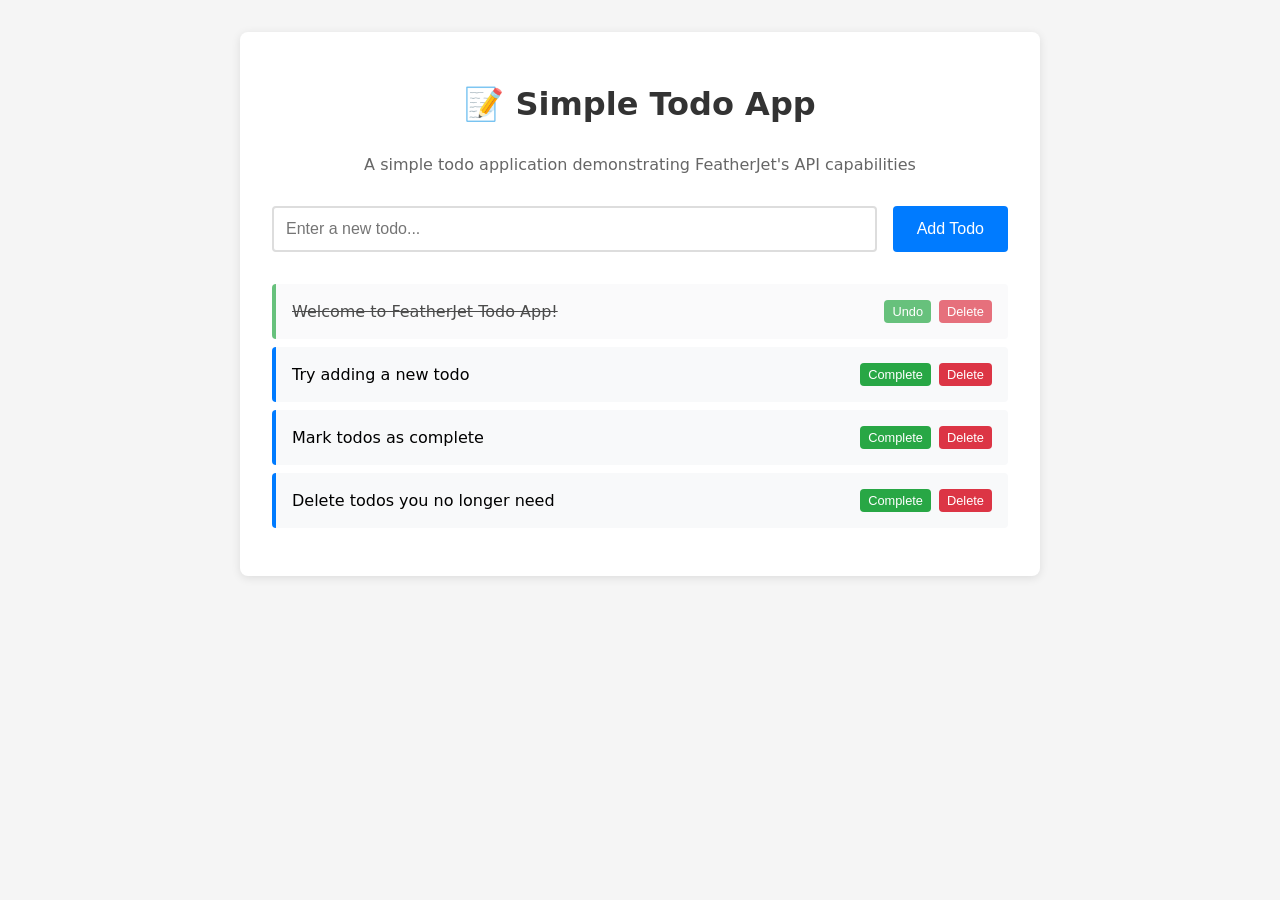
<file: examples/todo-app/index.html>
<!DOCTYPE html>
<html lang="en">
<head>
    <meta charset="UTF-8">
    <meta name="viewport" content="width=device-width, initial-scale=1.0">
    <title>Simple Todo App - FeatherJet Example</title>
    <style>
        body {
            font-family: system-ui, -apple-system, sans-serif;
            max-width: 800px;
            margin: 0 auto;
            padding: 2rem;
            background: #f5f5f5;
        }
        .container {
            background: white;
            padding: 2rem;
            border-radius: 8px;
            box-shadow: 0 2px 10px rgba(0,0,0,0.1);
        }
        h1 {
            color: #333;
            text-align: center;
            margin-bottom: 2rem;
        }
        .todo-form {
            display: flex;
            gap: 1rem;
            margin-bottom: 2rem;
        }
        input[type="text"] {
            flex: 1;
            padding: 0.75rem;
            border: 2px solid #ddd;
            border-radius: 4px;
            font-size: 1rem;
        }
        button {
            padding: 0.75rem 1.5rem;
            background: #007bff;
            color: white;
            border: none;
            border-radius: 4px;
            cursor: pointer;
            font-size: 1rem;
        }
        button:hover {
            background: #0056b3;
        }
        .todo-list {
            list-style: none;
            padding: 0;
        }
        .todo-item {
            display: flex;
            align-items: center;
            gap: 1rem;
            padding: 1rem;
            background: #f8f9fa;
            margin-bottom: 0.5rem;
            border-radius: 4px;
            border-left: 4px solid #007bff;
        }
        .todo-item.completed {
            border-left-color: #28a745;
            opacity: 0.7;
        }
        .todo-item.completed .todo-text {
            text-decoration: line-through;
        }
        .todo-text {
            flex: 1;
        }
        .todo-actions {
            display: flex;
            gap: 0.5rem;
        }
        .btn-small {
            padding: 0.25rem 0.5rem;
            font-size: 0.8rem;
        }
        .btn-success {
            background: #28a745;
        }
        .btn-danger {
            background: #dc3545;
        }
        .empty-state {
            text-align: center;
            color: #666;
            font-style: italic;
            padding: 2rem;
        }
    </style>
</head>
<body>
    <div class="container">
        <h1>📝 Simple Todo App</h1>
        <p style="text-align: center; color: #666; margin-bottom: 2rem;">
            A simple todo application demonstrating FeatherJet's API capabilities
        </p>
        
        <form class="todo-form" id="todoForm">
            <input type="text" id="todoInput" placeholder="Enter a new todo..." required>
            <button type="submit">Add Todo</button>
        </form>

        <ul class="todo-list" id="todoList">
            <!-- Todos will be loaded here -->
        </ul>

        <div class="empty-state" id="emptyState" style="display: none;">
            No todos yet. Add one above to get started!
        </div>
    </div>

    <script>
        // Simple in-memory storage for this example
        // In a real app, this would be handled by the backend
        let todos = [];
        let nextId = 1;

        // DOM elements
        const todoForm = document.getElementById('todoForm');
        const todoInput = document.getElementById('todoInput');
        const todoList = document.getElementById('todoList');
        const emptyState = document.getElementById('emptyState');

        // Add todo
        function addTodo(text) {
            const todo = {
                id: nextId++,
                text: text.trim(),
                completed: false,
                createdAt: new Date().toISOString()
            };
            todos.push(todo);
            renderTodos();
            todoInput.value = '';
        }

        // Toggle todo completion
        function toggleTodo(id) {
            const todo = todos.find(t => t.id === id);
            if (todo) {
                todo.completed = !todo.completed;
                renderTodos();
            }
        }

        // Delete todo
        function deleteTodo(id) {
            todos = todos.filter(t => t.id !== id);
            renderTodos();
        }

        // Render todos
        function renderTodos() {
            todoList.innerHTML = '';
            
            if (todos.length === 0) {
                emptyState.style.display = 'block';
                return;
            }
            
            emptyState.style.display = 'none';
            
            todos.forEach(todo => {
                const li = document.createElement('li');
                li.className = `todo-item ${todo.completed ? 'completed' : ''}`;
                li.innerHTML = `
                    <span class="todo-text">${escapeHtml(todo.text)}</span>
                    <div class="todo-actions">
                        <button class="btn-small btn-success" onclick="toggleTodo(${todo.id})">
                            ${todo.completed ? 'Undo' : 'Complete'}
                        </button>
                        <button class="btn-small btn-danger" onclick="deleteTodo(${todo.id})">
                            Delete
                        </button>
                    </div>
                `;
                todoList.appendChild(li);
            });
        }

        // Escape HTML to prevent XSS
        function escapeHtml(text) {
            const div = document.createElement('div');
            div.textContent = text;
            return div.innerHTML;
        }

        // Form submit handler
        todoForm.addEventListener('submit', (e) => {
            e.preventDefault();
            const text = todoInput.value.trim();
            if (text) {
                addTodo(text);
            }
        });

        // Add some sample todos
        addTodo('Welcome to FeatherJet Todo App!');
        addTodo('Try adding a new todo');
        addTodo('Mark todos as complete');
        addTodo('Delete todos you no longer need');
        
        // Mark the first todo as completed for demo
        toggleTodo(1);

        console.log('📝 Todo App loaded!');
        console.log('This example demonstrates client-side state management.');
        console.log('In a real application, you would integrate with FeatherJet API endpoints.');
    </script>
</body>
</html>
</file>
